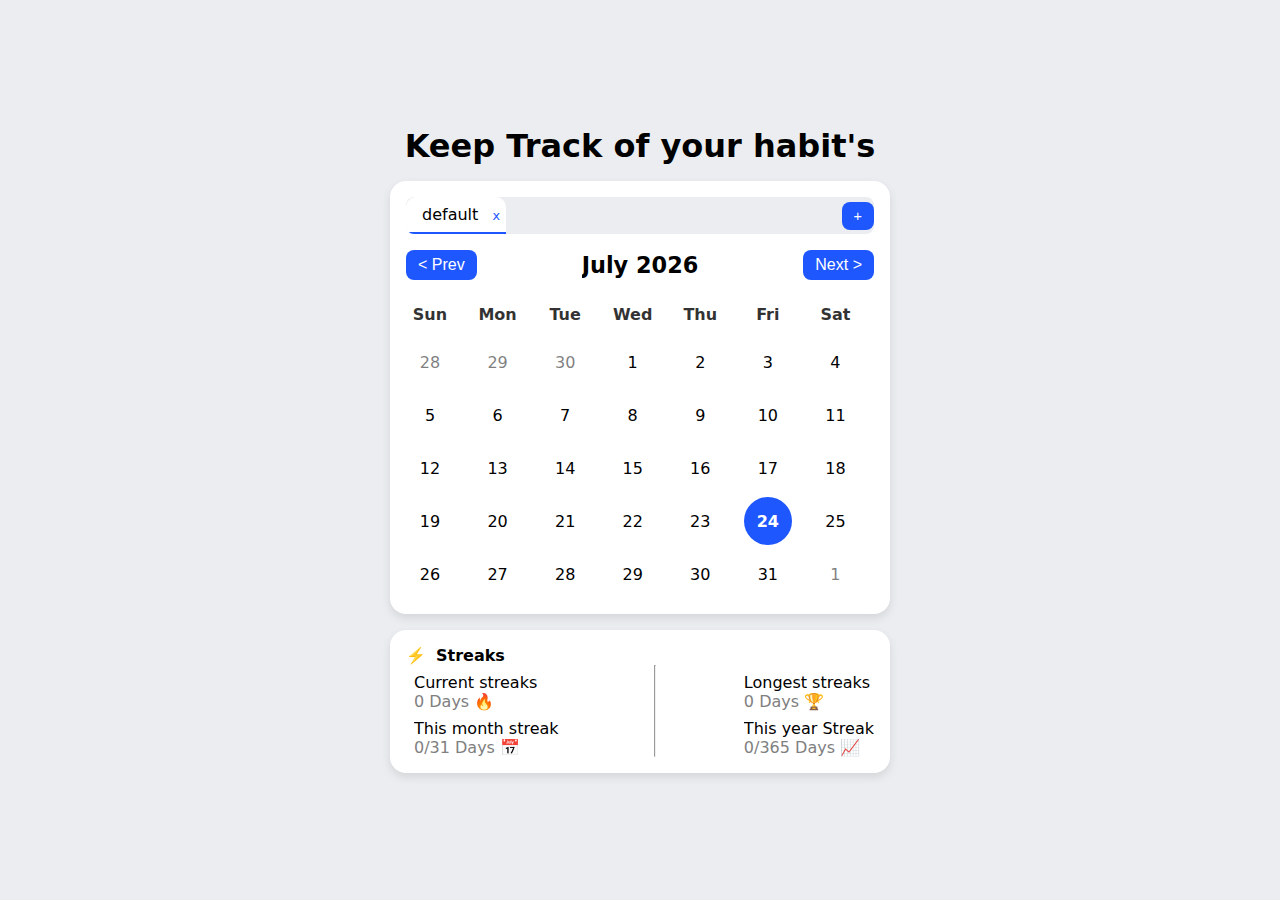
<file: calender.html>
<!DOCTYPE html>
<html lang="en">

<head>
    <meta charset="UTF-8">
    <meta name="viewport" content="width=device-width, initial-scale=1.0">
    <title>Progress Tracker</title>
    <link rel="stylesheet" href="style.css">
</head>

<body>
    <div class="heading-container">
        <h1>Keep Track of your habit's</h1>
    </div>
    <div class="calendar-container">
        <div class="tabs-container">
            <div class="tabs" id="tabs">
                <!-- Default tab -->
                <div class="tab active" data-tab="default">
                    Default
                    <span class="close-tab">✖</span>
                </div>
            </div>
            <button id="add-tab" class="btn">+</button>
        </div>
        <!-- calender header -->
        <div class="calendar-header">
            <button id="prev-month" class="btn">
                < Prev</button>
                    <h2 id="month-year"></h2>
                    <button id="next-month" class="btn">Next ></button>
        </div>
        <div class="week">
            <div>Sun</div>
            <div>Mon</div>
            <div>Tue</div>
            <div>Wed</div>
            <div>Thu</div>
            <div>Fri</div>
            <div>Sat</div>
        </div>

        <div class="dates" id="calendar-dates"></div>
    </div>
    <div class="streaks-container">
        <div class="streaks-title-con">
            <span class="light-icon">⚡️</span>
            <p class="streaks-title">Streaks</p>
        </div>
        <div class="streaks-data">
            <div class="current-streak-con">
                <div class="current-streak">
                    <p>Current streaks</p>
                    <p id="current-streak" class="text-grey">15 <span>Days</span></p>
                </div>
                <div class="this-month-streak">
                    <p>This month streak</p>
                    <p id="this-month-count" class="text-grey">15/31 <span>Days</span></p>
                </div>
            </div>
            <hr>
            <div class="longest-streak-con">
                <div class="current-streak">
                    <p>Longest streaks</p>
                    <p id="longest-streak" class="text-grey">15 <span>Days</span></p>
                </div>
                <div class="this-month-streak">
                    <p>This year Streak</p>
                    <p id="this-year-count" class="text-grey">15/31 <span>Days</span></p>
                </div>
            </div>
        </div>
    </div>
    <script src="script.js"></script>
</body>

</html>
</file>
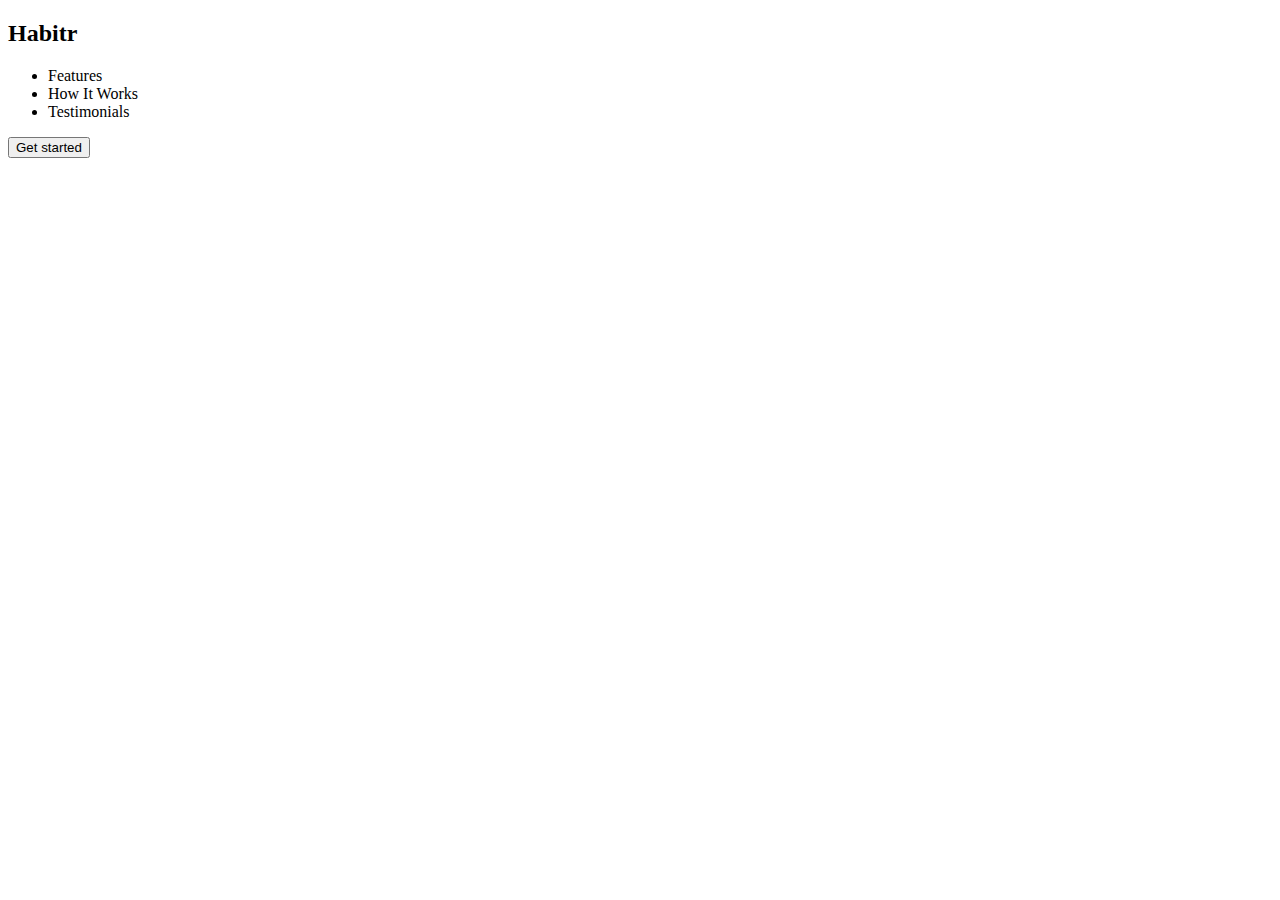
<file: index-2.html>
<!DOCTYPE html>
<html lang="en">

<head>
    <meta charset="UTF-8">
    <meta name="viewport" content="width=device-width, initial-scale=1.0">
    <title>Home</title>
</head>

<body>
    <nav>
        <h2>Habitr</h2>
        <ul>
            <li>Features</li>
            <li>How It Works</li>
            <li>Testimonials</li>
        </ul>
        <button>Get started</button>
    </nav>
</body>

</html>
</file>
<file: style.css>
/* Variables */
:root {
  --white: #fff;
  --main: #eaedf0;
  --accent: #1f57ff;
  --accent-2: #ebedf0;
}

/* Reset styles */
* {
  margin: 0;
  padding: 0;
  box-sizing: border-box; /* 🔹 Ensures padding/margins don’t increase size */
  overflow-x: hidden; /* 🔹 Apply globally to prevent unwanted horizontal scroll */
}

body {
  display: flex;
  flex-direction: column;
  justify-content: center;
  align-items: center;
  height: 100vh;
  font-family: system-ui, -apple-system, BlinkMacSystemFont, 'Segoe UI', Roboto, Oxygen, Ubuntu, Cantarell, 'Open Sans', 'Helvetica Neue', sans-serif;
  background-color: var(--accent-2);
  padding: 10px; /* Prevent overflow on smaller screens */
  overflow-x: hidden; /* 🔹 Prevent horizontal scrolling */
  width: 100%;
}

.heading-container h1{ 
  font-size: 2rem;
  font-weight: 700;
  margin-bottom: 1rem;
}

/* Tabs Container */
.tabs-container {
  display: flex;
  justify-content: space-between;
  align-items: center;
  margin-bottom: 1rem;
  background: var(--accent-2);
  border-radius: 0.5rem;
  gap: 0.5rem;
  position: relative;
}

.tabs {
  display: flex;
  gap: 0.2rem;
  overflow-x: auto;
  flex-grow: 1;
  -webkit-overflow-scrolling: touch; /* Smooth scrolling on mobile */
  padding-right: 8px; /* Add spacing for scrollbar */
}

.tab {
  flex-shrink: 0;
  min-width: 100px;
  padding: 0.5rem 1.5rem 0.5rem 1rem;
  position: relative;
  border-radius:10px 10px 0px 0px;
}

.tab.active {
  background: var(--white);
  border-bottom: 2px solid var(--accent);
  z-index: 1;
}


.tab .close-tab {
  position: absolute;
  right: 6px;
  top: 50%;
  transform: translateY(-50%);
  margin-left: 0;
}

.tab .close-tab:hover {
  color: red;
}

#add-tab {
  background: var(--accent);
  color: var(--white);
  border: none;
  border-radius: 0.5rem;
  cursor: pointer;
  font-size: 0.9rem;
  margin-left: 0.5rem;
  flex-shrink: 0;
  margin-left: 0;
}

.tab .close-tab {
  font-size: 0.8rem;
  cursor: pointer;
  color: var(--accent);
  margin-left: 0.5rem; /* Add some spacing between the tab name and the close button */
}

.tab .close-tab:hover {
  color: red; /* Change color on hover for better UX */
}

/* Calendar container */
.calendar-container {
  padding: 1rem;
  background: var(--white);
  border-radius: 1rem;
  width: 100%;
  max-width: 500px; /* Ensures it stays within screen limits */
  box-shadow: 0px 4px 10px rgba(0, 0, 0, 0.1);
  overflow: hidden; /* 🔹 Prevent any internal overflow */
}


/* Header section */
.calendar-header {
  display: flex;
  justify-content: space-between;
  align-items: center;
  margin-bottom: 10px;
}

#month-year {
  font-size: 1.4rem;
  font-weight: bold;
}

/* Navigation buttons */
.btn {
  padding: 6px 12px;
  background: var(--accent);
  color: var(--white);
  border: none;
  border-radius: 0.5rem;
  cursor: pointer;
  font-size: 1rem;
}

.btn:hover {
  background: #003ef7;
  transition: ease;
  animation-duration: 500ms;
}

/* Weekdays and dates */
.dates,
.week {
    display: grid;
    grid-template-columns: repeat(7, 1fr);
    gap: 5px;
    text-align: center;
    max-width: 100%; /* 🔹 Prevents grid from overflowing */
    overflow: hidden;
}

.week div,
.dates div {
  display: flex;
  flex-direction: column;
  justify-content: center;
  align-items: center;
  height: 3rem;
  width: 3rem;
  border-radius: 50%;
  font-size: 1rem;
}

/* Hover effect */
.dates div:hover {
  background: var(--accent);
  color: var(--white);
  cursor: pointer;
  transition: ease;
  transition-duration: 400ms;
}

/* Weekday labels */
.week div {
  font-weight: 600;
  opacity: 0.8;
  font-size: 1rem;
}

/* Inactive dates (previous & next month) */
.inactive {
  opacity: 0.5;
}

/* Highlight the current day */
.today {
  background: var(--accent);
  color: var(--white);
  font-weight: bold;
  border-radius: 50%;
}

/* Make calendar fully responsive */
@media (max-width: 480px) {
  .calendar-container {
      padding: 0.8rem;
      max-width: 90%;
  }

  .calendar-header {
      font-size: 1.2rem;
  }

  .btn {
      padding: 5px 10px;
      font-size: 0.9rem;
  }

  .dates div,
  .week div {
      height: 2.5rem;
      width: 2.5rem;
      font-size: 0.9rem;
  }

  #month-year {
    font-size: 1rem;
    font-weight: 500;
}
}

/* Streaks container */
.streaks-container {
  padding: 1rem;
  background: var(--white);
  border-radius: 1rem;
  width: 100%;
  max-width: 500px;
  box-shadow: 0px 4px 10px rgba(0, 0, 0, 0.1);
  overflow: hidden;
  margin-top: 1rem;
}

.streaks-data {
  display: flex;
  justify-content: space-between;
}
.streaks-title-con {
  display: flex;
}

p.streaks-title {
  font-size: 1rem;
  font-weight: 600;
  padding: 0 10px;
}
.current-streak-con {
  padding: 0 0.5rem;
}

.current-streak {
  padding: 0.5rem 0;
}
.streak {
  margin-bottom: 10px;
}

.streak span {
  display: inline-block;
  margin-right: 10px;
}

.current-streak span, .this-month-streak span {
  font-size: 0.8rem;
}

.text-grey{
  color: grey;
}

.tabs {
  display: flex;
  gap: 0.2rem;
  overflow-x: auto;
  flex-grow: 1;
  -webkit-overflow-scrolling: touch; /* Smooth scrolling on mobile */
  padding-right: 8px; /* Add spacing for scrollbar */
}

.tab {
  flex-shrink: 0; /* Prevent tabs from shrinking */
  min-width: 100px; /* Minimum tab width */
  padding: 0.5rem 1.5rem 0.5rem 1rem; /* Right padding for close button */
  position: relative;
}

.tab .close-tab {
  position: absolute;
  right: 6px;
  top: 50%;
  transform: translateY(-50%);
  margin-left: 0;
}
</file>
